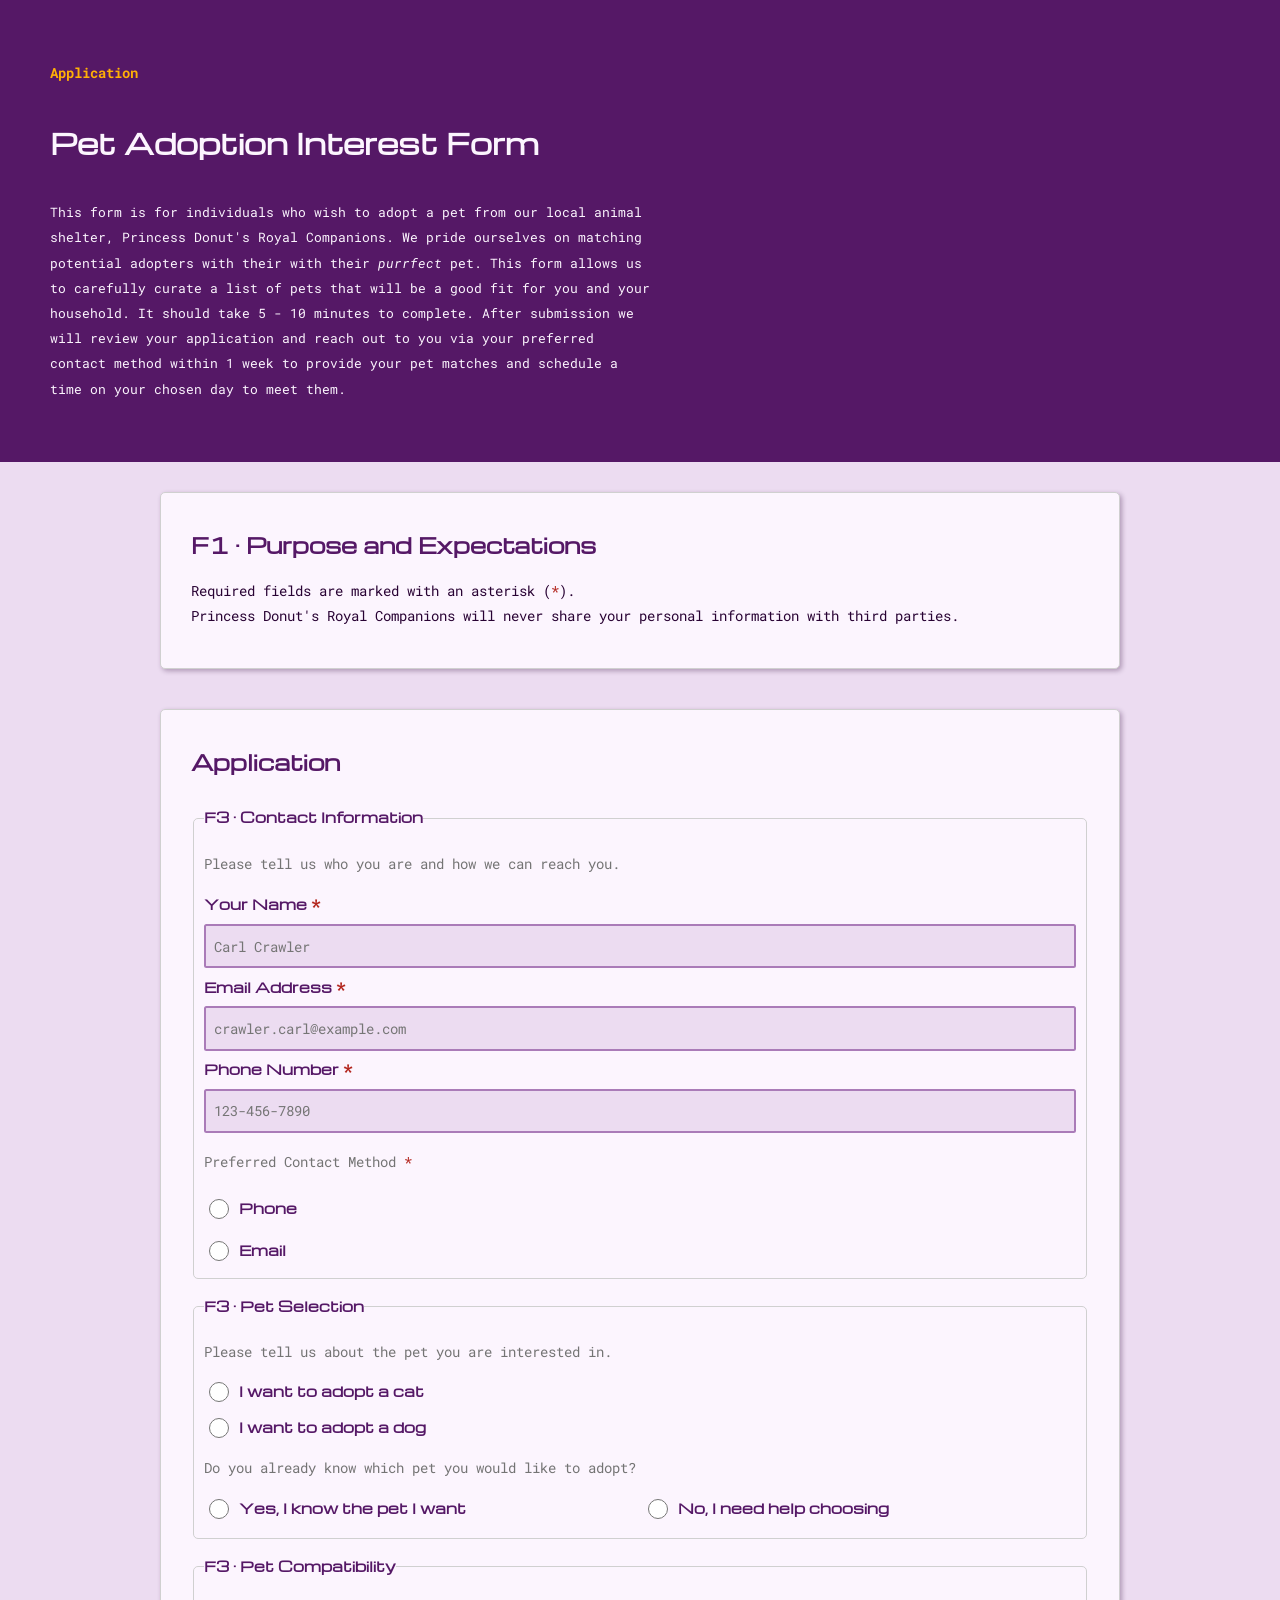
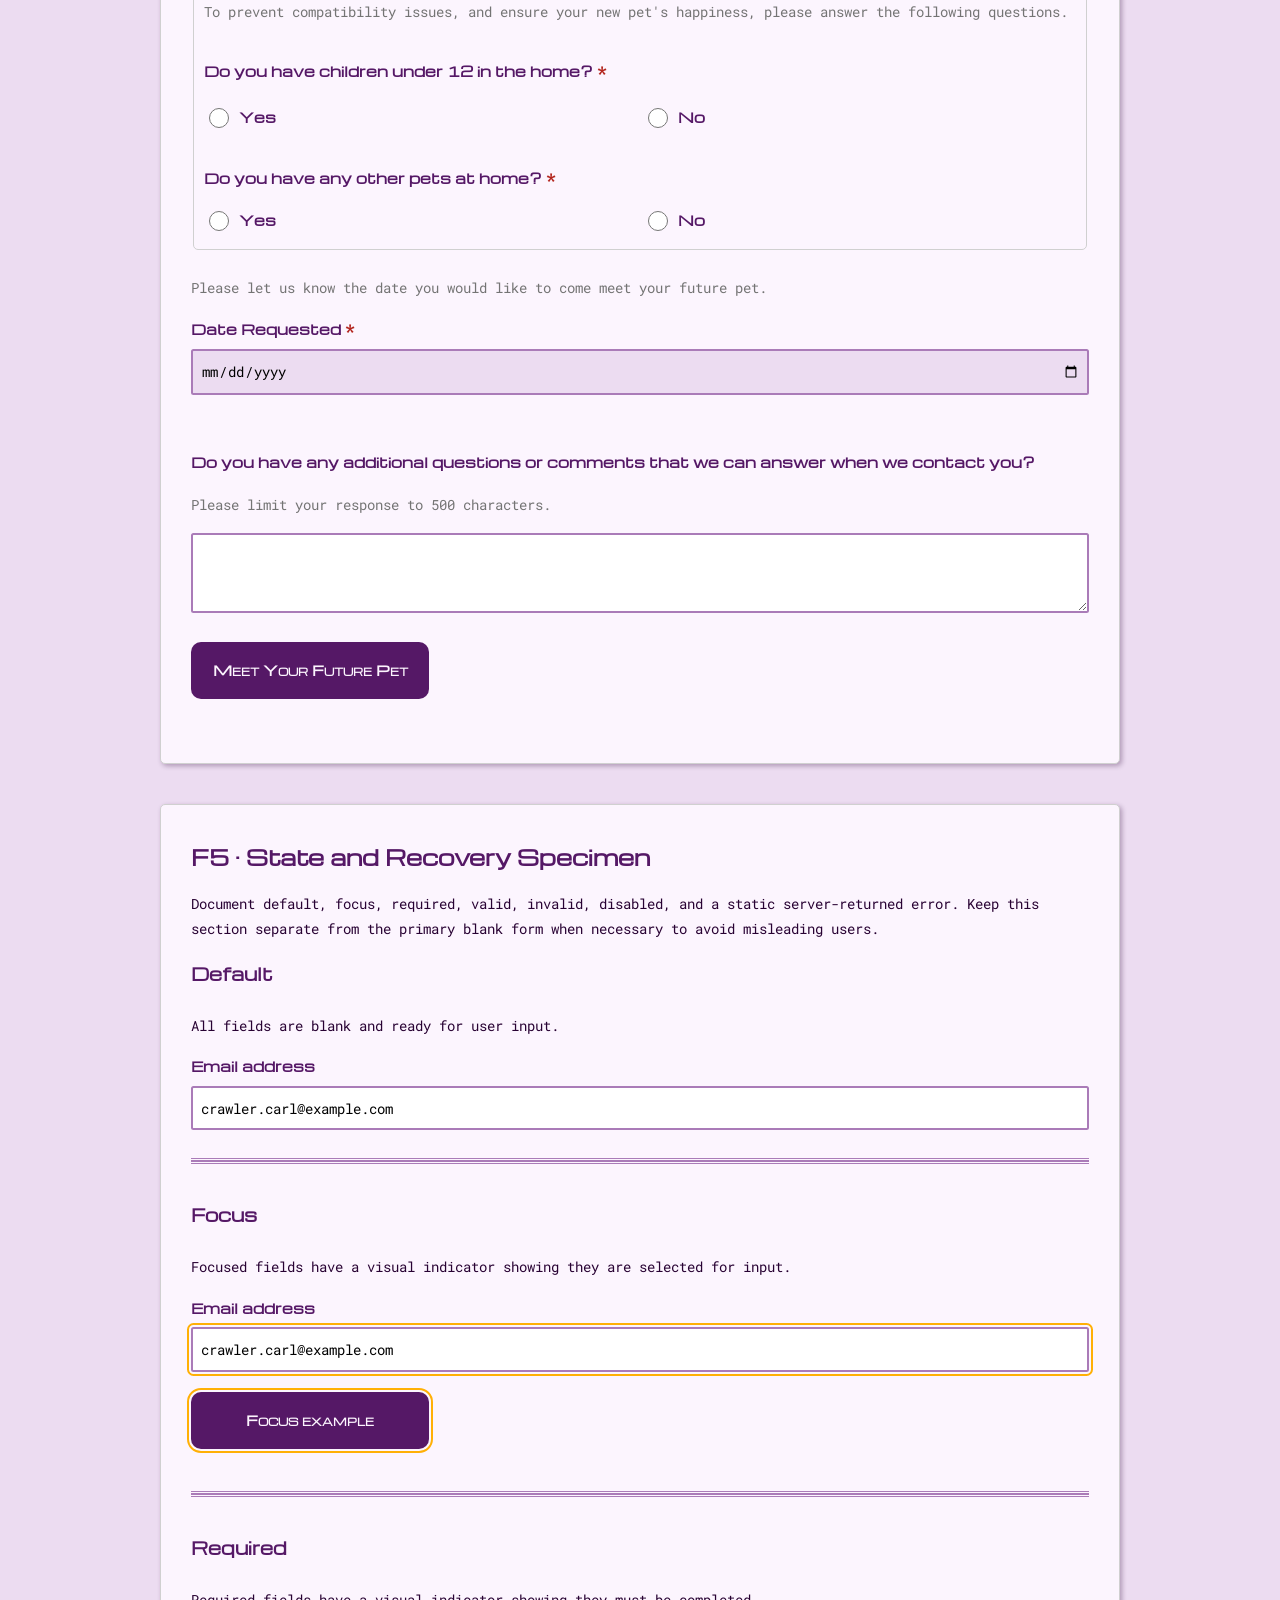
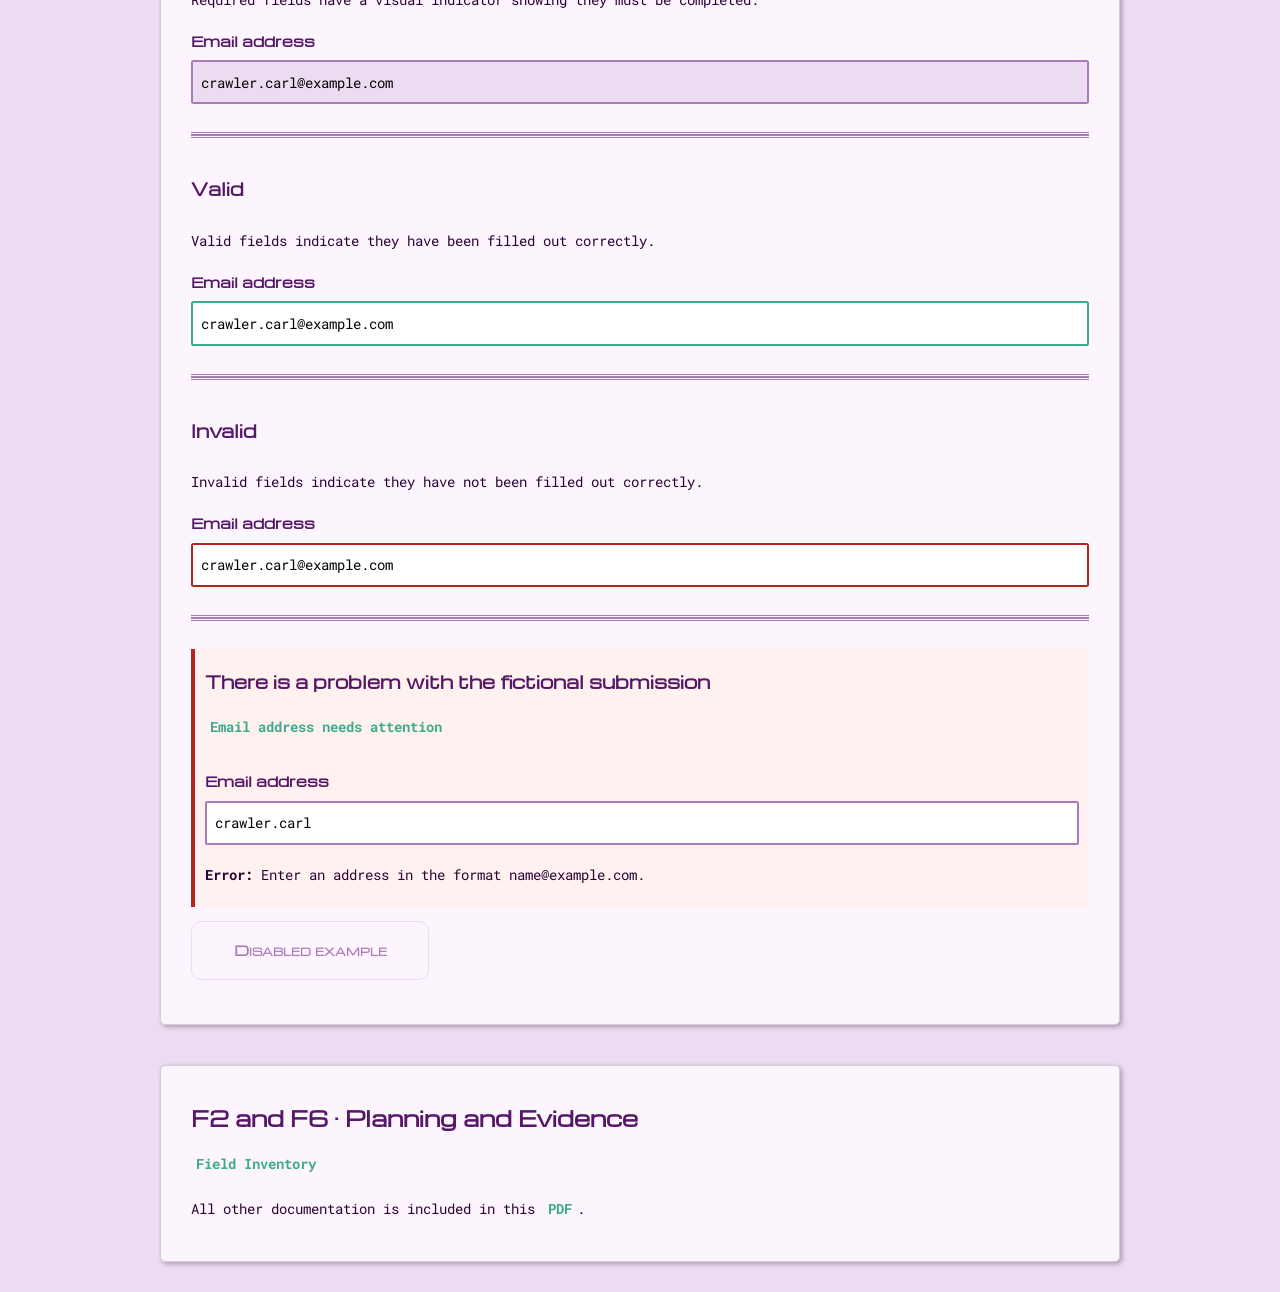
<file: index.html>
<!doctype html>
<html lang="en">
    <head>
        <meta charset="utf-8">
        <meta name="viewport" content="width=device-width,initial-scale=1">
        <title>Inclusive Form Flow</title>
        <link rel="preconnect" href="https://fonts.googleapis.com">
        <link rel="preconnect" href="https://fonts.gstatic.com" crossorigin>
        <link href="https://fonts.googleapis.com/css2?family=Michroma&family=Orbitron:wght@400..900&family=Press+Start+2P&family=Roboto+Mono:ital,wght@0,100..700;1,100..700&display=swap" rel="stylesheet">    
        <link rel="stylesheet" href="styles.css">
    </head>
    <body>
        <header class="page-header">
            <p class="eyebrow">Application</p>
            <h1>Pet Adoption Interest Form</h1>
            <p class="lede">This form is for individuals who wish to adopt a pet from our local 
                animal shelter, Princess Donut's Royal Companions. We pride ourselves on
                matching potential adopters with their with their <em>purrfect</em> pet. 
                This form allows us to carefully curate a list of pets that will be a 
                good fit for you and your household. It should take 5 - 10 minutes to complete. 
                After submission we will review your application and reach out to you
                via your preferred contact method within 1 week to provide your pet matches and 
                schedule a time on your chosen day to meet them.</p>
        </header>
        <main>
            <section id="expectations">
                <h2>F1 · Purpose and Expectations</h2>
                <p>Required fields are marked with an asterisk (<span class="required">*</span>).
                   <br>
                   Princess Donut's Royal Companions will never share your personal information with third parties.</p>
            </section>
            <section id="pet-application">
                <h2>Application</h2>
                <form action="" method="get">
                    <fieldset>
                        <legend>F3 · Contact Information</legend>
                        <p class="help" id="contact-info-help">Please tell us who you are and how we can reach you.</p>
                        <div class="field">
                            <label for="name">Your Name<span class="required"> *</span></label>
                            <input id="name" name="name" type="text" autocomplete="name" placeholder="Carl Crawler" aria-describedby="contact-info-help" required>
                        </div>
                        <div class="field">
                            <label for="email">Email Address<span class="required"> *</span></label>
                            <input id="email" name="email" type="email" autocomplete="email" placeholder="crawler.carl@example.com" aria-describedby="contact-info-help" required>
                        </div>
                        <div class="field">
                            <label for="phone">Phone Number<span class="required"> *</span></label>
                            <input id="phone" name="phone" type="tel" autocomplete="tel" placeholder="123-456-7890" aria-describedby="contact-info-help" pattern="^\d{10}$" required>
                        </div>
                        <div class="field">
                            <p class="help" id="contact-method-help">Preferred Contact Method<span class="required"> *</span></p>
                            <label class="choice"><input id="contact-phone" name="contact" type="radio" value="phone" required aria-describedby="contact-method-help"> Phone</label>
                            <label class="choice"><input id="contact-email" name="contact" type="radio" value="email" required aria-describedby="contact-method-help"> Email</label>
                        </div>
                    </fieldset>
                    <fieldset id="pet-selection">
                        <legend>F3 · Pet Selection</legend>
                        <div id="q1">
                            <p class="help" id="pet-species-help">Please tell us about the pet you are interested in.</p>
                            <label class="choice"><input type="radio" name="pet-type" value="cat" aria-describedby="pet-species-help" required> I want to adopt a cat</label>
                            <label class="choice"><input type="radio" name="pet-type" value="dog" aria-describedby="pet-species-help" required> I want to adopt a dog</label>
                            <p class="help" id="pet-choice-help">Do you already know which pet you would like to adopt?</p>
                        </div>
                        <input type="radio" name="specific-pet" value="yes" id="specific-pet-yes" aria-describedby="pet-choice-help" required>
                        <label for="specific-pet-yes" id="specific-pet-yes-label"> Yes, I know the pet I want</label>
                        <input type="radio" name="specific-pet" value="no" id="specific-pet-no" aria-describedby="pet-choice-help" required>
                        <label for="specific-pet-no" id="specific-pet-no-label"> No, I need help choosing</label> 
                        <div class="field pet-id-field"> <!-- This field is only shown when the user selects "Yes" for the specific pet question -->
                            <p class="help" id="pet-id-help">Enter the pet ID number for the pet you are interested in (1 - 99).</p>
                            <label for="pet-id">Pet Id</label>
                            <input id="pet-id" name="pet-id" type="number" aria-describedby="pet-id-help" min="1" max="99" placeholder="">
                        </div>
                        <fieldset class="pet-details-field"> <!-- This field is only shown when the user selects "No" for the specific pet question -->
                            <legend>F3 · Pet Details</legend>
                            <p class="help">Please tell us a bit more about the type of pet you are looking for. Select all that apply.</p>
                            <p class="question" id="gender-help">Do you have a gender preference for your new pet?</p>
                            <div class="options">
                                <label class="choice"><input type="checkbox" name="pet-gender-female" value="female" aria-describedby="gender-help"> Female</label>
                                <label class="choice"><input type="checkbox" name="pet-gender-male" value="male" aria-describedby="gender-help"> Male</label>
                            </div>
                            <p class="question" id="age-help">Do you have an age preference for your new pet?</p>
                            <div class="options">
                                <label class="choice"><input type="checkbox" name="pet-age-baby" value="baby" aria-describedby="age-help"> Baby</label>
                                <label class="choice"><input type="checkbox" name="pet-age-young-adult" value="young-adult" aria-describedby="age-help"> Young Adult</label>
                                <label class="choice"><input type="checkbox" name="pet-age-adult" value="adult" aria-describedby="age-help"> Adult</label>
                                <label class="choice"><input type="checkbox" name="pet-age-senior" value="senior" aria-describedby="age-help"> Senior</label>
                            </div>
                            <p class="question" id="fur-length-help">Do you have a fur length preference for your new pet?</p>
                            <div class="options">
                                <label class="choice"><input type="checkbox" name="fur-length-short" value="short" aria-describedby="fur-length-help"> Short</label>
                                <label class="choice"><input type="checkbox" name="fur-length-medium" value="medium" aria-describedby="fur-length-help"> Medium</label>
                                <label class="choice"><input type="checkbox" name="fur-length-long" value="long" aria-describedby="fur-length-help"> Long</label>
                            </div>
                            <p class="question" id="temperament-help">What type of temperament are you looking for in your new pet?</p>
                            <div class="options">
                                <label class="choice"><input type="checkbox" name="temperament-friendly" value="friendly" aria-describedby="temperament-help"> Friendly</label>
                                <label class="choice"><input type="checkbox" name="temperament-shy" value="shy" aria-describedby="temperament-help"> Shy</label>
                                <label class="choice"><input type="checkbox" name="temperament-energetic" value="energetic" aria-describedby="temperament-help"> Energetic</label>
                                <label class="choice"><input type="checkbox" name="temperament-calm" value="calm" aria-describedby="temperament-help"> Calm</label>
                            </div>
                        </fieldset>
                    </fieldset>
                    <fieldset id="pet-compatibility">
                        <legend>F3 · Pet Compatibility</legend>
                        <div id="q3">
                            <p class="help">To prevent compatibility issues, and ensure your new pet's happiness, 
                                please answer the following questions.</p>
                            <p class="question" id="children-help">Do you have children under 12 in the home? <span class="required"> *</span></p>
                        </div>
                        <label class="choice" id="children-yes"><input type="radio" name="children" value="yes"  aria-describedby="children-help" required> Yes</label>
                        <label class="choice" id="children-no"><input type="radio" name="children" value="no"  aria-describedby="children-help" required> No</label>
                        <p id="other-pet-help" class="question">Do you have any other pets at home?<span class="required"> *</span></p>
                        <input type="radio" name="other-pet" value="yes" id="other-pet-yes" aria-describedby="other-pet-help" required>
                        <label class="inline-choice" for="other-pet-yes" id="other-pet-yes-label">Yes </label>
                        <input type="radio" name="other-pet" value="no" id="other-pet-no" aria-describedby="other-pet-help" required>
                        <label class="inline-choice" for="other-pet-no" id="other-pet-no-label">No </label>
                        <fieldset class="other-pets-field"> <!-- This field is only shown when the user selects "Yes" for the other pets question -->
                            <legend>Other Pets</legend>
                            <p id="compatibility-help" class="question">What other type pets for you have? Check all that apply.<span class="required"> *</span></p>
                            <div class="options">
                                <label class="choice"><input type="checkbox" name="other-cat" value="cat" aria-describedby="compatibility-help"> Cat</label>
                                <label class="choice"><input type="checkbox" name="other-dog" value="dog" aria-describedby="compatibility-help"> Dog</label>
                                <label class="choice"><input type="checkbox" name="other-pet-other" value="other" aria-describedby="compatibility-help"> Other Species</label>
                            </div>
                        </fieldset>
                    </fieldset>
                    <div class="field">
                        <p class="help" id="meeting-date-help">Please let us know the date you would like to come meet your future pet.</p>
                        <label for="meeting-date">Date Requested<span class="required"> *</span></label>
                        <input id="meeting-date" name="meeting-date" type="date" aria-describedby="meeting-date-help" min="2026-09-13" required>
                    </div>
                    <br>
                    <div class="field">
                        <label for="comments">Do you have any additional questions or comments that we can answer when we contact you?</label>
                        <p class="help" id="comments-help">Please limit your response to 500 characters.</p>
                        <textarea id="comments" name="comments" aria-describedby="comments-help" maxlength="500" placeholder=""></textarea>
                    </div>
                    <button class="primary-button" type="submit">Meet Your Future Pet</button>
                </form>
            </section>
            <section id="states">
                    <h2>F5 · State and Recovery Specimen</h2>
                    <p>Document default, focus, required, valid, invalid, disabled, and a static server-returned error. Keep this section separate from the primary blank form when necessary to avoid misleading users.</p>
                    <div class="field default-sample card">
                        <h3>Default</h3>
                        <p>All fields are blank and ready for user input.</p>
                        <label for="default-example">Email address</label>
                        <input id="default-example" type="email" value="crawler.carl@example.com">
                    </div>   
                    <hr>
                    <div class="field focus-sample card">
                        <h3>Focus</h3>
                        <p>Focused fields have a visual indicator showing they are selected for input.</p>
                        <label for="focus-example">Email address</label>
                        <input id="focus-example" type="email" value="crawler.carl@example.com">
                        <button class="primary-button" type="button">Focus example</button>
                    </div>
                    <hr>
                    <div class="field required-sample card">
                        <h3>Required</h3>
                        <p>Required fields have a visual indicator showing they must be completed.</p>
                        <label for="required-example">Email address</label>
                        <input id="required-example" type="email" value="crawler.carl@example.com" required>
                    </div>  
                    <hr>    
                    <div class="field valid-sample card">
                        <h3>Valid</h3>
                        <p>Valid fields indicate they have been filled out correctly.</p>
                        <label for="valid-example">Email address</label>
                        <input id="valid-example" type="email" value="crawler.carl@example.com" aria-invalid="false">
                    </div>
                    <hr>
                    <div class="field invalid-sample card">
                        <h3>Invalid</h3>
                        <p>Invalid fields indicate they have not been filled out correctly.</p>
                        <label for="invalid-example">Email address</label>
                        <input id="invalid-example" type="email" value="crawler.carl@example.com" aria-invalid="true">
                    </div>
                    <hr>
                    <div class="error-summary">
                        <h3>There is a problem with the fictional submission</h3>
                        <p><a href="#error-example">Email address needs attention</a></p>
                    </div>
                    <div class="field field-error">
                        <label for="error-example">Email address</label>
                        <input id="error-example" type="email" value="crawler.carl" aria-invalid="true" aria-describedby="error-message">
                        <p id="error-message"><strong>Error:</strong> Enter an address in the format name@example.com.</p>
                    </div>
                    <button class="primary-button" type="button" disabled>Disabled example</button>
                </section>
                <section id="documentation">
                    <h2>F2 and F6 · Planning and Evidence</h2>
                    <p><a href="field-inventory-template.html" target="_blank">Field Inventory</a></p>
                        <p>All other documentation is included in this <a href="documentation.pdf" target="_blank">PDF</a>.</p>
                </section>
            </main>
        </body>
        </html>
</file>
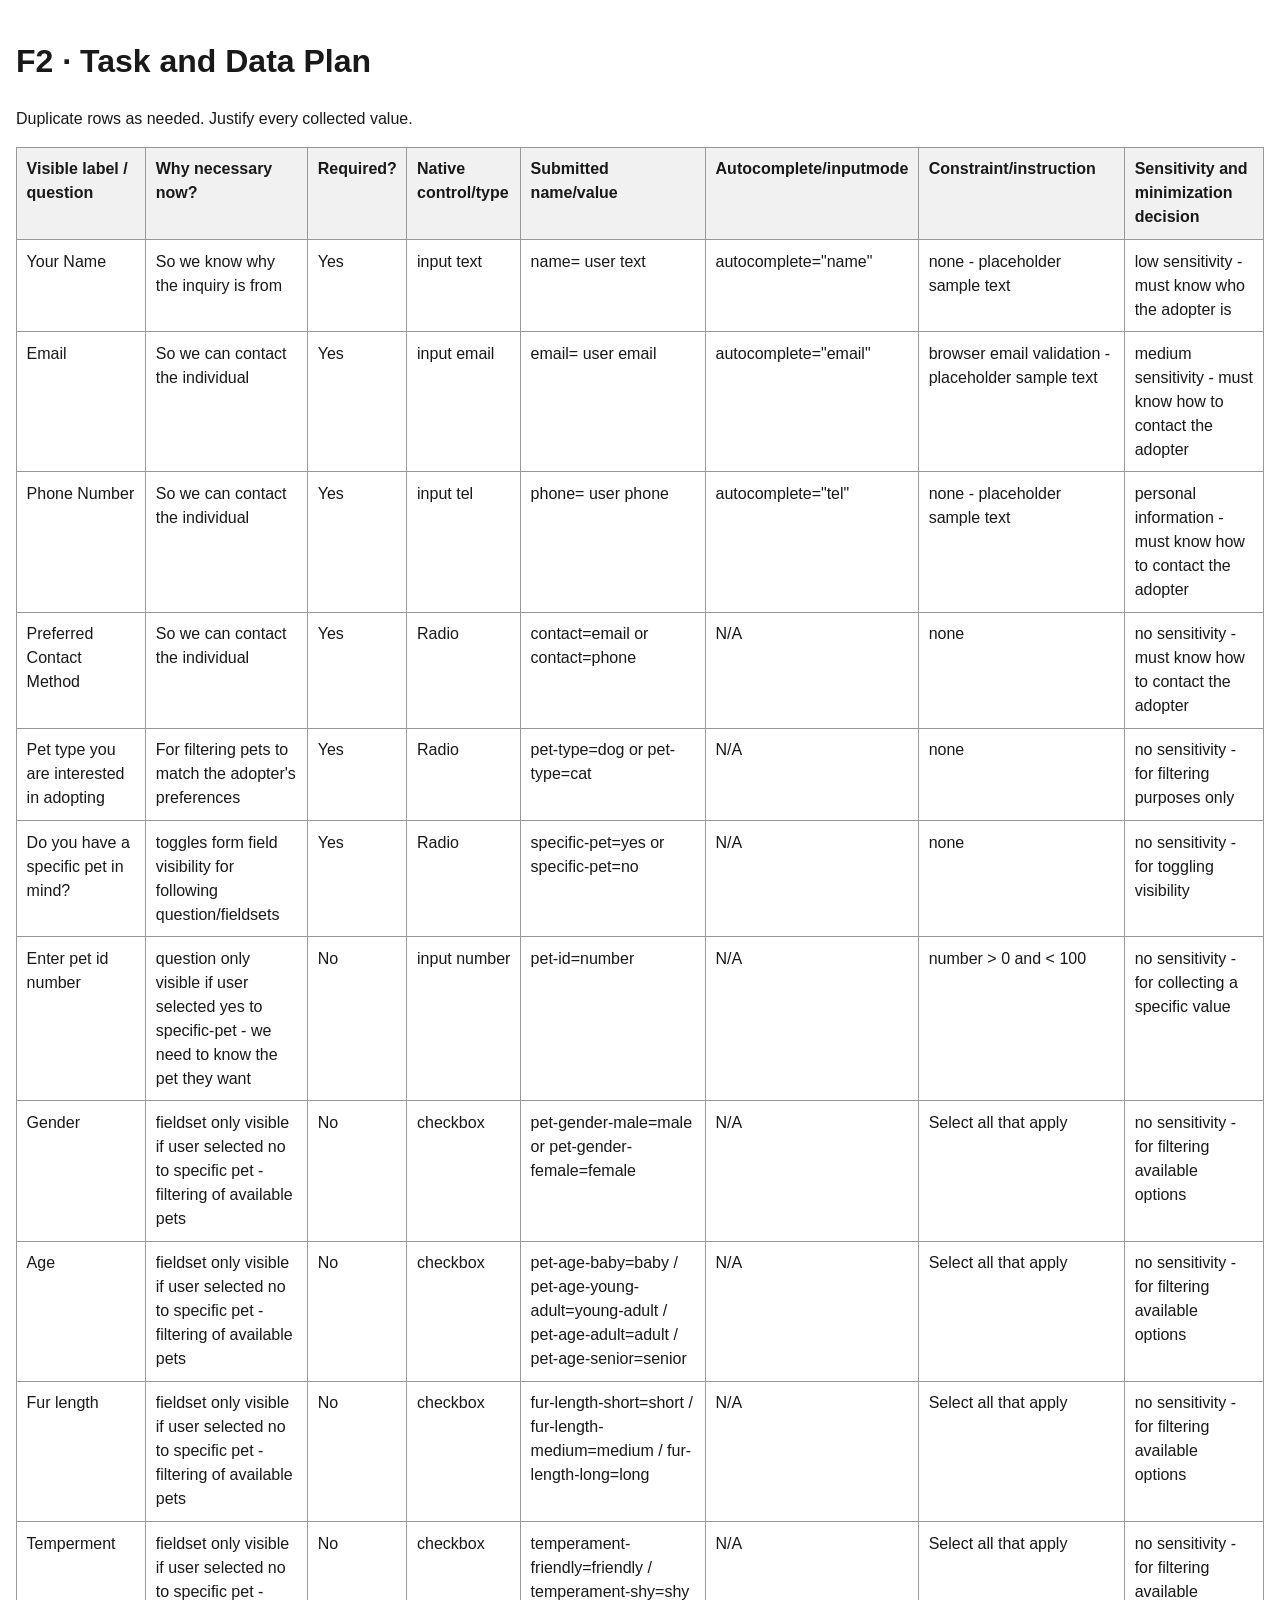
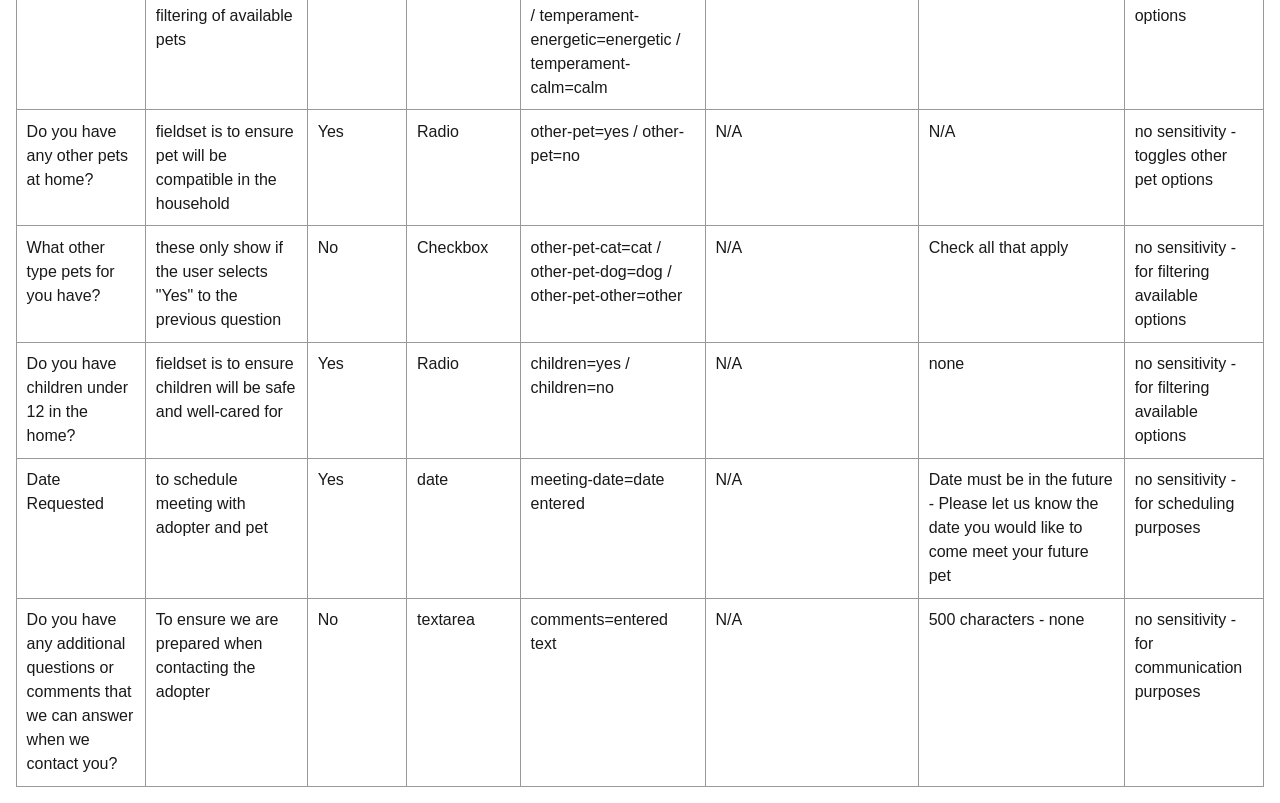
<file: field-inventory-template.html>
<!doctype html>
<html lang="en">
    <head>
        <meta charset="utf-8">
        <meta name="viewport" content="width=device-width,initial-scale=1">
        <title>Field Inventory</title>
        <style>
        body{
            font-family:Arial,sans-serif;
            line-height:1.5;
            max-width:80rem;
            margin:auto;
            padding:1rem;
            color:#191919;
        }
        table{
            width:100%;
            border-collapse:collapse;
        }
        th,td{
            padding:.6rem;
            border:1px solid #999;
            text-align:left;
            vertical-align:top;
        }
        th{
            background:#f1f1f1;
        }
        </style>
    </head>
    <body>
        <h1>F2 · Task and Data Plan</h1>
        <p>Duplicate rows as needed. Justify every collected value.</p>
        <table>
            <thead>
                <tr>
                    <th>Visible label / question</th>
                    <th>Why necessary now?</th>
                    <th>Required?</th>
                    <th>Native control/type</th>
                    <th>Submitted name/value</th>
                    <th>Autocomplete/inputmode</th>
                    <th>Constraint/instruction</th>
                    <th>Sensitivity and minimization decision</th>
                </tr>
            </thead>
            <tbody>
                <tr>
                    <td>Your Name</td> <!-- visible label/question -->
                    <td>So we know why the inquiry is from</td><!-- Why necessary now? -->
                    <td>Yes</td><!-- Required? -->
                    <td>input text</td><!-- Native control/type -->
                    <td>name= user text</td><!-- Submitted name/value -->
                    <td>autocomplete="name"</td><!-- Autocomplete/inputmode -->
                    <td>none - placeholder sample text</td><!-- Constraint/instruction -->
                    <td>low sensitivity - must know who the adopter is</td><!-- Sensitivity and minimization decision --> 
                </tr>
                <tr>
                    <td>Email</td> <!-- visible label/question -->
                    <td>So we can contact the individual</td><!-- Why necessary now? -->
                    <td>Yes</td><!-- Required? -->
                    <td>input email</td><!-- Native control/type -->
                    <td>email= user email</td><!-- Submitted name/value -->
                    <td>autocomplete="email"</td><!-- Autocomplete/inputmode -->
                    <td>browser email validation - placeholder sample text</td><!-- Constraint/instruction -->
                    <td>medium sensitivity - must know how to contact the adopter</td><!-- Sensitivity and minimization decision --> 
                </tr>
                <tr>
                    <td>Phone Number</td> <!-- visible label/question -->
                    <td>So we can contact the individual</td><!-- Why necessary now? -->
                    <td>Yes</td><!-- Required? -->
                    <td>input tel</td><!-- Native control/type -->
                    <td>phone= user phone</td><!-- Submitted name/value -->
                    <td>autocomplete="tel"</td><!-- Autocomplete/inputmode -->
                    <td>none - placeholder sample text</td><!-- Constraint/instruction -->
                    <td>personal information - must know how to contact the adopter</td><!-- Sensitivity and minimization decision --> 
                </tr>
                <tr>
                    <td>Preferred Contact Method</td> <!-- visible label/question -->
                    <td>So we can contact the individual</td><!-- Why necessary now? -->
                    <td>Yes</td><!-- Required? -->
                    <td>Radio</td><!-- Native control/type -->
                    <td>contact=email or contact=phone</td><!-- Submitted name/value -->
                    <td>N/A</td><!-- Autocomplete/inputmode -->
                    <td>none</td><!-- Constraint/instruction -->
                    <td>no sensitivity - must know how to contact the adopter</td><!-- Sensitivity and minimization decision --> 
                </tr>
                <tr>
                    <td>Pet type you are interested in adopting</td> <!-- visible label/question -->
                    <td>For filtering pets to match the adopter's preferences</td><!-- Why necessary now? -->
                    <td>Yes</td><!-- Required? -->
                    <td>Radio</td><!-- Native control/type -->
                    <td>pet-type=dog or pet-type=cat</td><!-- Submitted name/value -->
                    <td>N/A</td><!-- Autocomplete/inputmode -->
                    <td>none</td><!-- Constraint/instruction -->
                    <td>no sensitivity - for filtering purposes only</td><!-- Sensitivity and minimization decision --> 
                </tr>
                <tr>
                    <td>Do you have a specific pet in mind?</td> <!-- visible label/question -->
                    <td>toggles form field visibility for following question/fieldsets</td><!-- Why necessary now? -->
                    <td>Yes</td><!-- Required? -->
                    <td>Radio</td><!-- Native control/type -->
                    <td>specific-pet=yes or specific-pet=no</td><!-- Submitted name/value -->
                    <td>N/A</td><!-- Autocomplete/inputmode -->
                    <td>none</td><!-- Constraint/instruction -->
                    <td>no sensitivity - for toggling visibility</td><!-- Sensitivity and minimization decision --> 
                </tr>
                <tr>
                    <td>Enter pet id number</td> <!-- visible label/question -->
                    <td>question only visible if user selected yes to specific-pet - we need to know the pet they want</td><!-- Why necessary now? -->
                    <td>No</td><!-- Required? -->
                    <td>input number</td><!-- Native control/type -->
                    <td>pet-id=number</td><!-- Submitted name/value -->
                    <td>N/A</td><!-- Autocomplete/inputmode -->
                    <td>number > 0 and < 100</td><!-- Constraint/instruction -->
                    <td>no sensitivity - for collecting a specific value</td><!-- Sensitivity and minimization decision --> 
                </tr>
                <tr>
                    <td>Gender</td> <!-- visible label/question -->
                    <td>fieldset only visible if user selected no to specific pet - filtering of available pets</td><!-- Why necessary now? -->
                    <td>No</td><!-- Required? -->
                    <td>checkbox</td><!-- Native control/type -->
                    <td>pet-gender-male=male or pet-gender-female=female</td><!-- Submitted name/value -->
                    <td>N/A</td><!-- Autocomplete/inputmode -->
                    <td>Select all that apply</td><!-- Constraint/instruction -->
                    <td>no sensitivity - for filtering available options</td><!-- Sensitivity and minimization decision --> 
                </tr>
                <tr>
                    <td>Age</td> <!-- visible label/question -->
                    <td>fieldset only visible if user selected no to specific pet - filtering of available pets</td><!-- Why necessary now? -->
                    <td>No</td><!-- Required? -->
                    <td>checkbox</td><!-- Native control/type -->
                    <td>pet-age-baby=baby / pet-age-young-adult=young-adult / pet-age-adult=adult / pet-age-senior=senior</td><!-- Submitted name/value -->
                    <td>N/A</td><!-- Autocomplete/inputmode -->
                    <td>Select all that apply</td><!-- Constraint/instruction -->
                    <td>no sensitivity - for filtering available options</td><!-- Sensitivity and minimization decision -->  
                </tr>
                <tr>
                    <td>Fur length</td> <!-- visible label/question -->
                    <td>fieldset only visible if user selected no to specific pet - filtering of available pets</td><!-- Why necessary now? -->
                    <td>No</td><!-- Required? -->
                    <td>checkbox</td><!-- Native control/type -->
                    <td>fur-length-short=short / fur-length-medium=medium / fur-length-long=long</td><!-- Submitted name/value -->
                    <td>N/A</td><!-- Autocomplete/inputmode -->
                    <td>Select all that apply</td><!-- Constraint/instruction -->
                    <td>no sensitivity - for filtering available options</td><!-- Sensitivity and minimization decision --> 
                </tr>
                <tr>
                    <td>Temperment</td> <!-- visible label/question -->
                    <td>fieldset only visible if user selected no to specific pet - filtering of available pets</td><!-- Why necessary now? -->
                    <td>No</td><!-- Required? -->
                    <td>checkbox</td><!-- Native control/type -->
                    <td>temperament-friendly=friendly / temperament-shy=shy / temperament-energetic=energetic / temperament-calm=calm</td><!-- Submitted name/value -->
                    <td>N/A</td><!-- Autocomplete/inputmode -->
                    <td>Select all that apply</td><!-- Constraint/instruction -->
                    <td>no sensitivity - for filtering available options</td><!-- Sensitivity and minimization decision --> 
                </tr>
                <tr>
                    <td>Do you have any other pets at home?</td> <!-- visible label/question -->
                    <td>fieldset is to ensure pet will be compatible in the household</td><!-- Why necessary now? -->
                    <td>Yes</td><!-- Required? -->
                    <td>Radio</td><!-- Native control/type -->
                    <td>other-pet=yes / other-pet=no</td><!-- Submitted name/value -->
                    <td>N/A</td><!-- Autocomplete/inputmode -->
                    <td>N/A</td><!-- Constraint/instruction -->
                    <td>no sensitivity - toggles other pet options</td><!-- Sensitivity and minimization decision --> 
                </tr>
                <tr>
                    <td>What other type pets for you have?</td> <!-- visible label/question -->
                    <td>these only show if the user selects "Yes" to the previous question</td><!-- Why necessary now? -->
                    <td>No</td><!-- Required? -->
                    <td>Checkbox</td><!-- Native control/type -->
                    <td>other-pet-cat=cat / other-pet-dog=dog / other-pet-other=other</td><!-- Submitted name/value -->
                    <td>N/A</td><!-- Autocomplete/inputmode -->
                    <td>Check all that apply</td><!-- Constraint/instruction -->
                    <td>no sensitivity - for filtering available options</td><!-- Sensitivity and minimization decision --> 
                </tr>
                <tr>
                    <td>Do you have children under 12 in the home? </td> <!-- visible label/question -->
                    <td>fieldset is to ensure children will be safe and well-cared for</td><!-- Why necessary now? -->
                    <td>Yes</td><!-- Required? -->
                    <td>Radio</td><!-- Native control/type -->
                    <td>children=yes / children=no</td><!-- Submitted name/value -->
                    <td>N/A</td><!-- Autocomplete/inputmode -->
                    <td>none</td><!-- Constraint/instruction -->
                    <td>no sensitivity - for filtering available options</td><!-- Sensitivity and minimization decision --> 
                </tr>
                <tr>
                    <td>Date Requested</td> <!-- visible label/question -->
                    <td>to schedule meeting with adopter and pet</td><!-- Why necessary now? -->
                    <td>Yes</td><!-- Required? -->
                    <td>date</td><!-- Native control/type -->
                    <td>meeting-date=date entered</td><!-- Submitted name/value -->
                    <td>N/A</td><!-- Autocomplete/inputmode -->
                    <td>Date must be in the future - Please let us know the date you would like to come meet your future pet</td><!-- Constraint/instruction -->
                    <td>no sensitivity - for scheduling purposes</td><!-- Sensitivity and minimization decision --> 
                </tr>
                <tr>
                    <td>Do you have any additional questions or comments that we can answer when we contact you?</td> <!-- visible label/question -->
                    <td>To ensure we are prepared when contacting the adopter</td><!-- Why necessary now? -->
                    <td>No</td><!-- Required? -->
                    <td>textarea</td><!-- Native control/type -->
                    <td>comments=entered text</td><!-- Submitted name/value -->
                    <td>N/A</td><!-- Autocomplete/inputmode -->
                    <td>500 characters - none</td><!-- Constraint/instruction -->
                    <td>no sensitivity - for communication purposes</td><!-- Sensitivity and minimization decision --> 
                </tr>
            </tbody>
        </table>
    </body>
</html>
</file>
<file: styles.css>
:root{
    --color-text:#404040;
    --color-surface: #ECDCF1;
    --color-action: #3CAB8C;
    --color-accent: #AA7BB8;
    --color-border:#747474;
    --color-error:#b3261e;
    --color-muted:#747474;
    --color-card: #FCF5FE;
    --color-accent-shadow: #AA7BB850;
    --color-heading: #551866;
    --color-body: #280233;
    --color-shadow: #28023350;
    --color-notice: #FFB006;
    --space-3:1rem;
    --radius:.5rem;
    --measure: clamp(35ch, 65vw, 75ch);
    --radius-card:.5rem;
    --body-font: "Roboto Mono", Consolas, ui-monospace, 'Source Code Pro', Menlo, monospace;
    --display-font: "Michroma", Corbel, Tahoma, Avenir, Montserrat,  sans-serif;
    --base-font-size: 10px;
    --scaled-font: clamp(1.4rem, .8vw, 2rem);
    --line-height: calc(var(--scaled-font)*1.8);
    --space-card: clamp(2rem, 4vw, 3rem);
}
/* Reset */
*,*::before,*::after{
    box-sizing:border-box;
    padding: 0;
}
body, h1, h2, h3, h4, h5, h6, p, ul, figure, section {
    margin: 0; /* removes the white margin around the edges of the entire page  - the header color now appears full-bleed */
}

button {
    font: inherit; /* resets the styling on the button text, so it matches the tokenized action 'button' */
    border: none;  /* removes the outer border to match the tokenized action 'button' */
}

/* Styling */
html {
    font-size: var(--base-font-size);
}
body{
    color:var(--color-body);
    background:var(--color-surface);
    font-family:var(--body-font);
    font-size: var(--scaled-font);
    line-height:var(--line-height);
}
h1, h2, h3, h4, h5, h6, dt, th, .metadata {
    font-family: var(--display-font);
    font-weight: bold;
    color: var(--color-heading);
}
h1 { 
    font-size: calc(var(--scaled-font)*2);
    margin: var(--space-card) 0;
    line-height: calc(var(--scaled-font)*2.5);
}
h2 { font-size: calc(var(--scaled-font)*1.5); }
h3 { font-size: calc(var(--scaled-font)*1.2); }
h2, h3, h4, h5, h6 { margin: var(--base-font-size) 0; }
p { padding: var(--base-font-size) 0; }
.page-header{
    padding:clamp(2rem,6vw,5rem);
    background:var(--color-heading);
    color:var(--color-card);
}
.eyebrow{
    color:var(--color-notice);
    font-weight:700;
}
header h1 {
    color: var(--color-card);
}
.lede{
    max-width:var(--measure);
    font-size:calc(var(--scaled-font)*.9);
    color: var(--color-card);
}
main{
    max-width:100rem;
    padding:var(--space-3);
    display: grid; 
    margin:auto;
}
section{
    padding-block:2rem;
    padding: var(--space-card); 
    background: var(--color-card); 
    border: 1px solid #d0d0d0; 
    border-radius: .5rem; 
    font-family: var(--body-font);
    margin: var(--base-font-size);
    box-shadow: 2px 2px 5px var(--color-shadow);
    display: grid;
}
section,form{
    margin-block:2rem;
}
form,fieldset,.field{
    display:grid;
    gap:.65rem;
}
form{
    gap:1.5rem;
}
fieldset{
    padding:1rem;
    border:1px solid #d0d0d0;
    border-radius:var(--radius);
}
legend,label,.question{
    font-weight:700;
    font-family:var(--display-font);
    color:var(--color-heading);
}
a {
    text-decoration: none;
    color: var(--color-action);
    font-weight: bold;
    padding: calc(var(--base-font-size)/2);
}
a:focus {
    color: var(--color-heading);
    text-decoration: underline;
    border: 3px solid var(--color-notice);
    padding: calc(var(--base-font-size)/2);
    border-radius: .75rem;
    outline: none;
}

a:hover {
    text-decoration: underline;
    color: var(--color-heading);
}
.help{
    margin:0;
    color:var(--color-muted);
}
input, select, textarea {
    font:inherit;
}
input:not([type="radio"]):not([type="checkbox"]),select,textarea{
    width:100%;
    padding:.75rem;
    border:2px solid var(--color-accent);
    border-radius:.25rem;
}
input[type="radio"], input[type="checkbox"] {
    width:2rem;
    height:2rem;
}
input:focus:invalid {
    border-color: var(--color-error);
}
input:not([type="radio"]):not([type="checkbox"]):not(:placeholder-shown):not([value="crawler.carl@example.com"]):valid, select:valid, textarea:not(:placeholder-shown):valid {
    border-color: var(--color-action);
}
.required { 
    color: var(--color-error);
}
textarea{
    min-height:8rem;
    resize:vertical;
}
.choice{
    display:flex;
    gap:.65rem;
    align-items:flex-start;
    padding:.5rem 0;
}
.options {
    display: grid;
    grid-template-columns:repeat(4, 1fr); 
}
.question{
    margin-top:var(--scaled-font);
}
#pet-selection {
    display: grid;
    grid-template-columns: 1fr 15fr 1fr 15fr;
    grid-template-areas: 
        "q1 q1 q1 q1"
        "b1 l1 b2 l2"
        "q q q q";
}
#q1 { grid-area: q1; }
#specific-pet-yes { grid-area: b1; }
#specific-pet-yes-label { grid-area: l1; }
#specific-pet-no { grid-area: b2; }
#specific-pet-no-label { grid-area: l2; }
.pet-id-field, .pet-details-field { grid-area: q; }
#pet-compatibility {
    display: grid;
    grid-template-columns: 1fr 15fr 1fr 15fr;
    grid-template-areas: 
        "q3 q3 q3 q3"
        "b3 b3 b4 b4"
        "q4 q4 q4 q4"
        "b5 l5 b6 l6"
        "q5 q5 q5 q5";
}
#q3 { grid-area: q3; }
#children-yes { grid-area: b3; }
#children-no { grid-area: b4; }
#other-pet-help { grid-area: q4; }
#other-pet-yes { grid-area: b5; }
#other-pet-yes-label { grid-area: l5; }
#other-pet-no { grid-area: b6; }
#other-pet-no-label { grid-area: l6; }
.other-pets-field { grid-area: q5; }
button, .primary-button {
    width: calc(var(--scaled-font) * 17);
    padding: calc(var(--scaled-font) * 1.14) var(--scaled-font);
    margin: var(--scaled-font) 0;
    border-radius: var(--base-font-size);
    color: var(--color-card);
    background-color: var(--color-heading);
    font-family: var(--display-font);
    font-weight: bold;
    font-variant: small-caps;
}
.primary-button:hover{
    color: var(--color-body);
    background-color: var(--color-accent);
}
.primary-button:active{
    color: var(--color-body);
    background-color: var(--color-action);
}
.primary-button:focus{
    color: var(--color-body);
    background-color: var(--color-action);
}
button:disabled, .primary-button-disabled, .secondary-button-disabled {
    color: var(--color-accent);
    background-color: var(--color-card);
    border: 1px solid var(--color-surface);
}
:focus-visible{
    outline:.2rem solid var(--color-notice);
    outline-offset:.2rem;
}
.error-summary,.field-error{
    padding:1rem;
    border-left:.4rem solid var(--color-error);
    background:#fff1f0;
}
.field-error input{
    border-color:var(--color-error);
}
button:disabled{
    cursor:not-allowed;
}
input:required{
    background-color: var(--color-surface);
}
/* hide all the fields that rely on a specific check box*/
.pet-id-field { display:none; }
.pet-details-field { display:none; }
.other-pets-field { display:none; }
/* show the hidden fields when these are checked */
#specific-pet-yes:checked ~ .pet-id-field { display:block; }
#specific-pet-no:checked ~ .pet-details-field { display:block; margin-top:var(--space-card); }
#other-pet-yes:checked ~ .other-pets-field { display:block; margin-top:var(--space-card);}
/* re-hide the fields if they are unchecked */
#specific-pet-no:not(:checked) ~ .pet-details-field { display:none; }
#specific-pet-yes:not(:checked) ~ .pet-id-field { display:none; }
#other-pet-no:checked ~ .other-pets-field { display:none; } 

hr {
    margin: calc(var(--scaled-font) * 2) 0;
    border-style: double none double none;
    border-width: 3px;
    color: var(--color-accent);
}

/* default, focus, required, valid, invalid, disabled */
#default-example {
    outline: none;
}
.focus-sample button, #focus-example:valid, #focus-example:invalid {
    border-color: var(--color-accent);
    outline:.2rem solid var(--color-notice);
    outline-offset:.2rem;
} 
#required-example:focus, 
#required-example:valid, 
#required-example:invalid {
    outline: none;
    border-color: var(--color-accent);
}
#valid-example, 
#valid-example:focus, 
#valid-example:invalid {
    background-color: white;
    border-color: var(--color-action);
    outline: none;
}
#invalid-example, 
#invalid-example:focus, 
#invalid-example:invalid {
    background-color: white;
    border-color: var(--color-error);
    outline: none;
}

@media (min-width:48rem){
    .paired-fields{
        display:grid;
        grid-template-columns:1fr 1fr;
        gap:1rem;
    }
}

@media screen and (max-width: 768px) {
    #pet-selection {
    grid-template-areas: 
        "q1 q1 q1 q1"
        "b1 l1 l1 l1"
        "b2 l2 l2 l2"
        "q q q q";
    }
    .pet-details-field .options,
    .other-pets-field .options { 
        display: flex; flex-direction: column; 
    }


}
</file>
